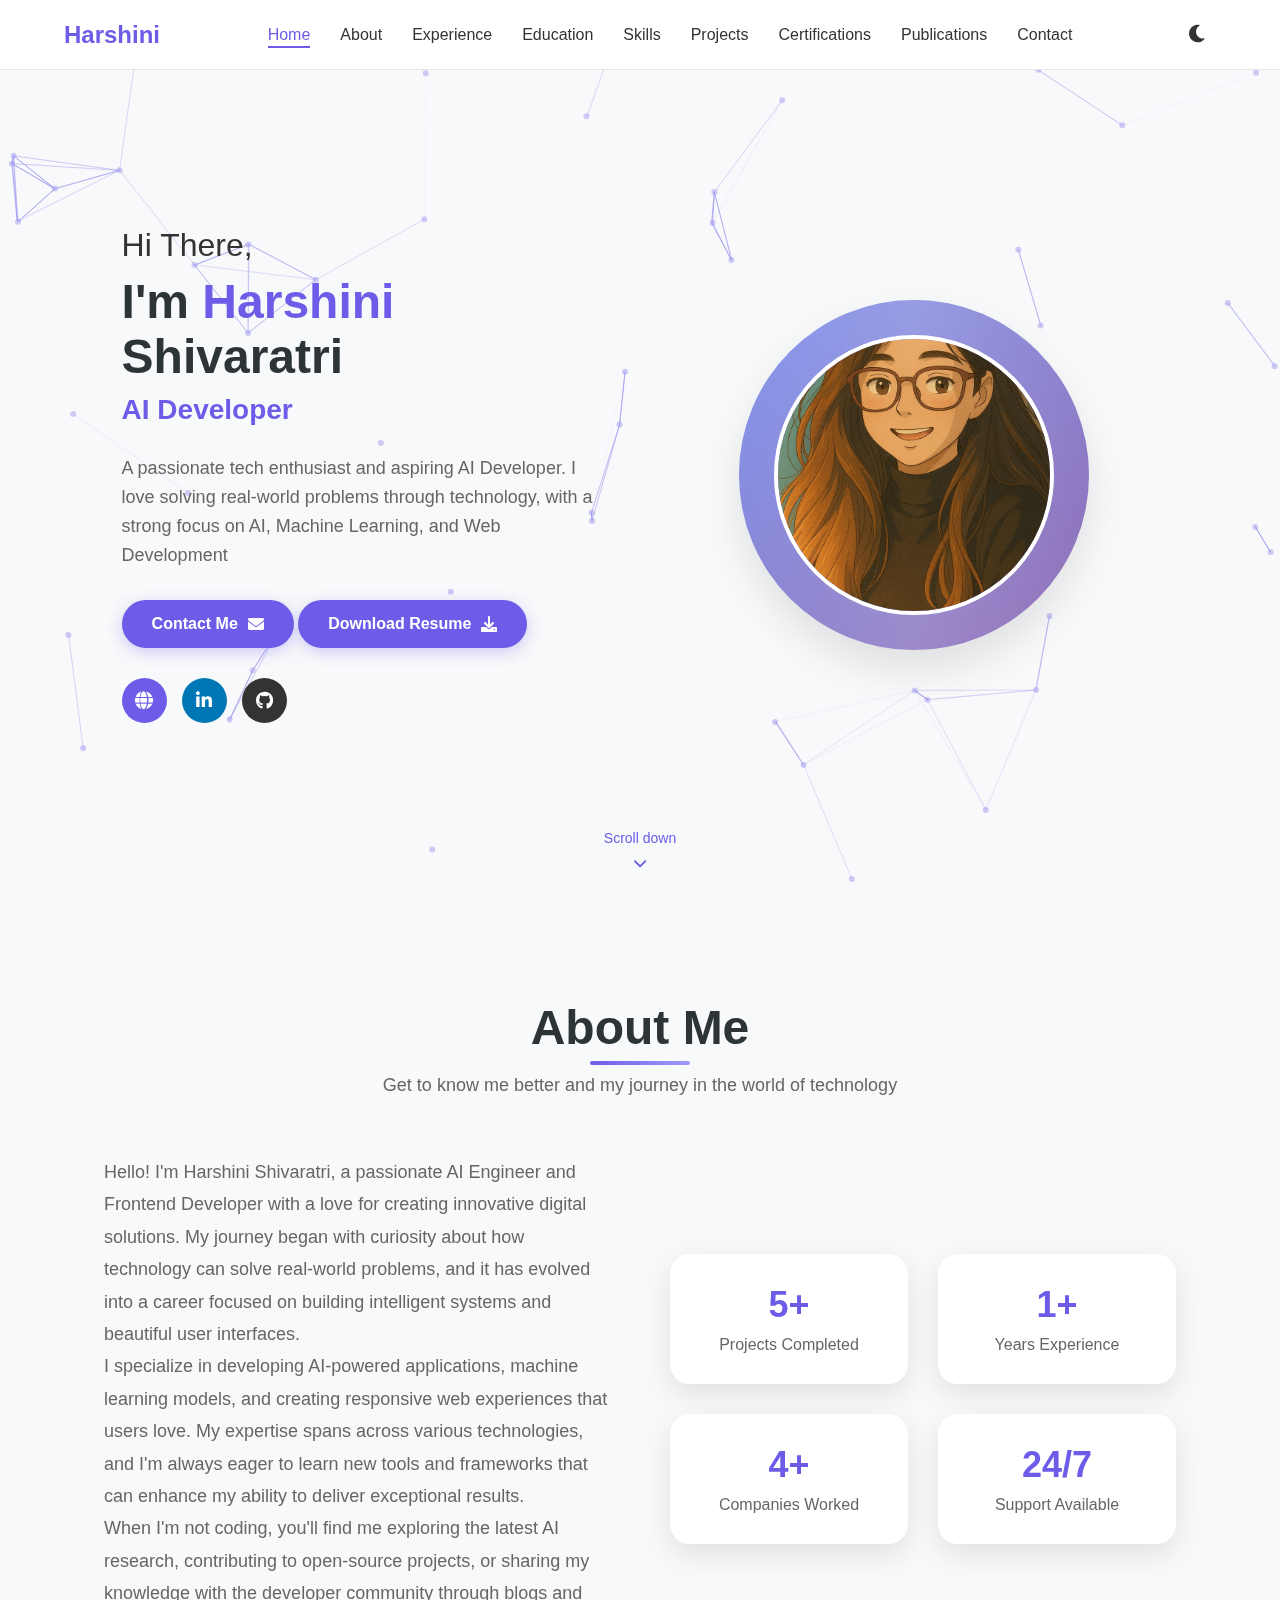
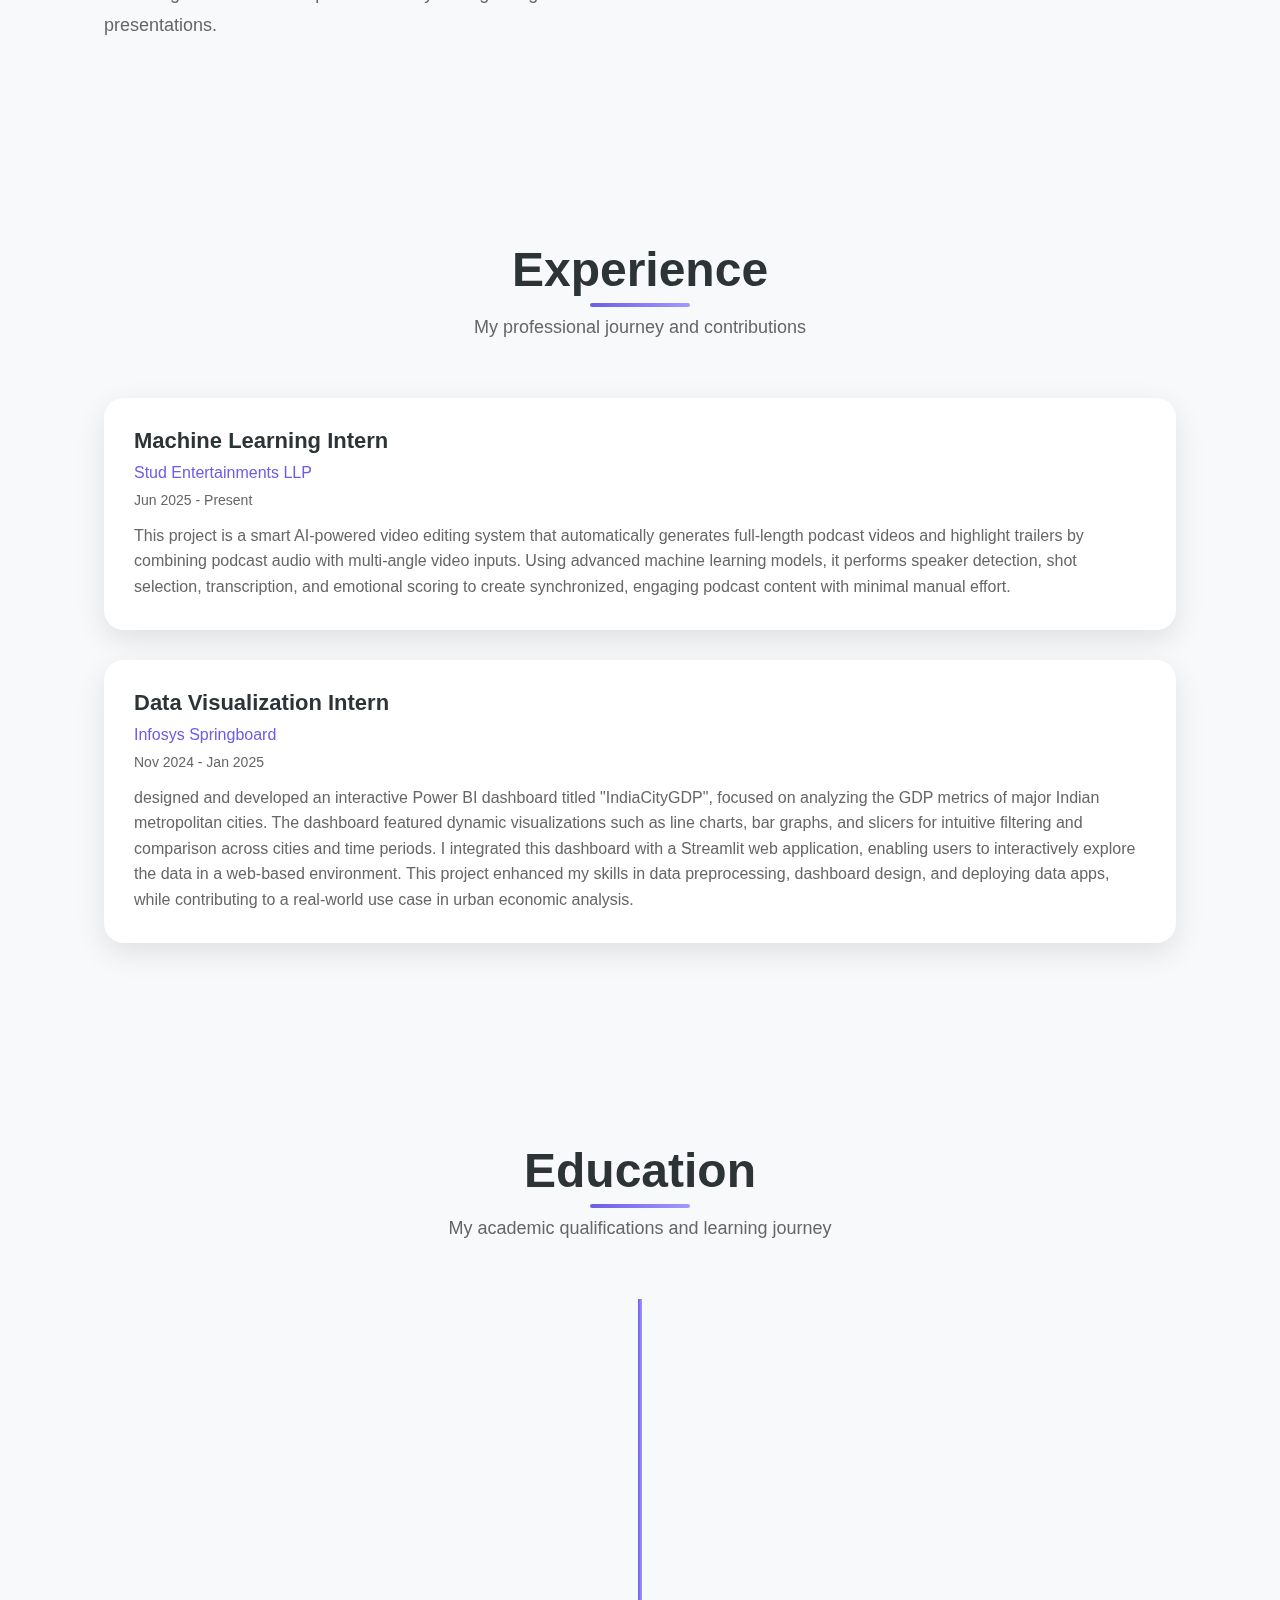
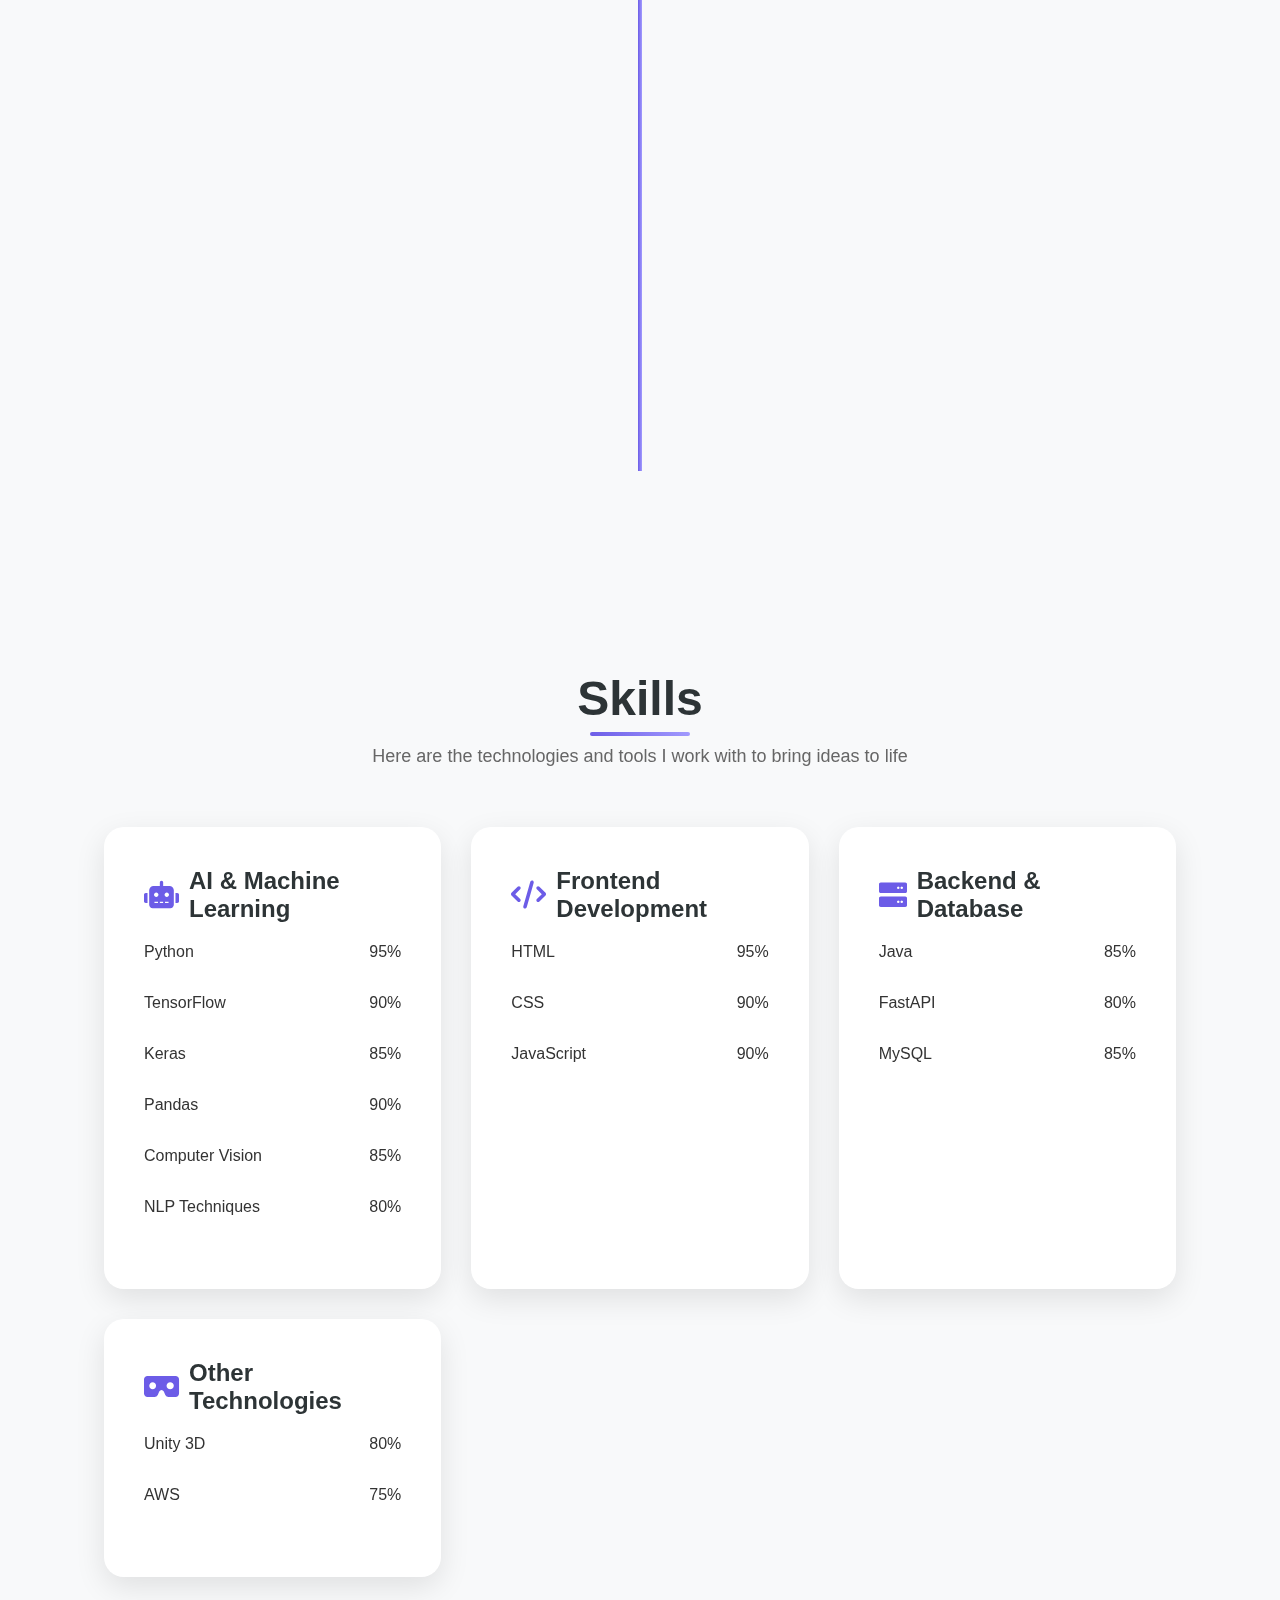
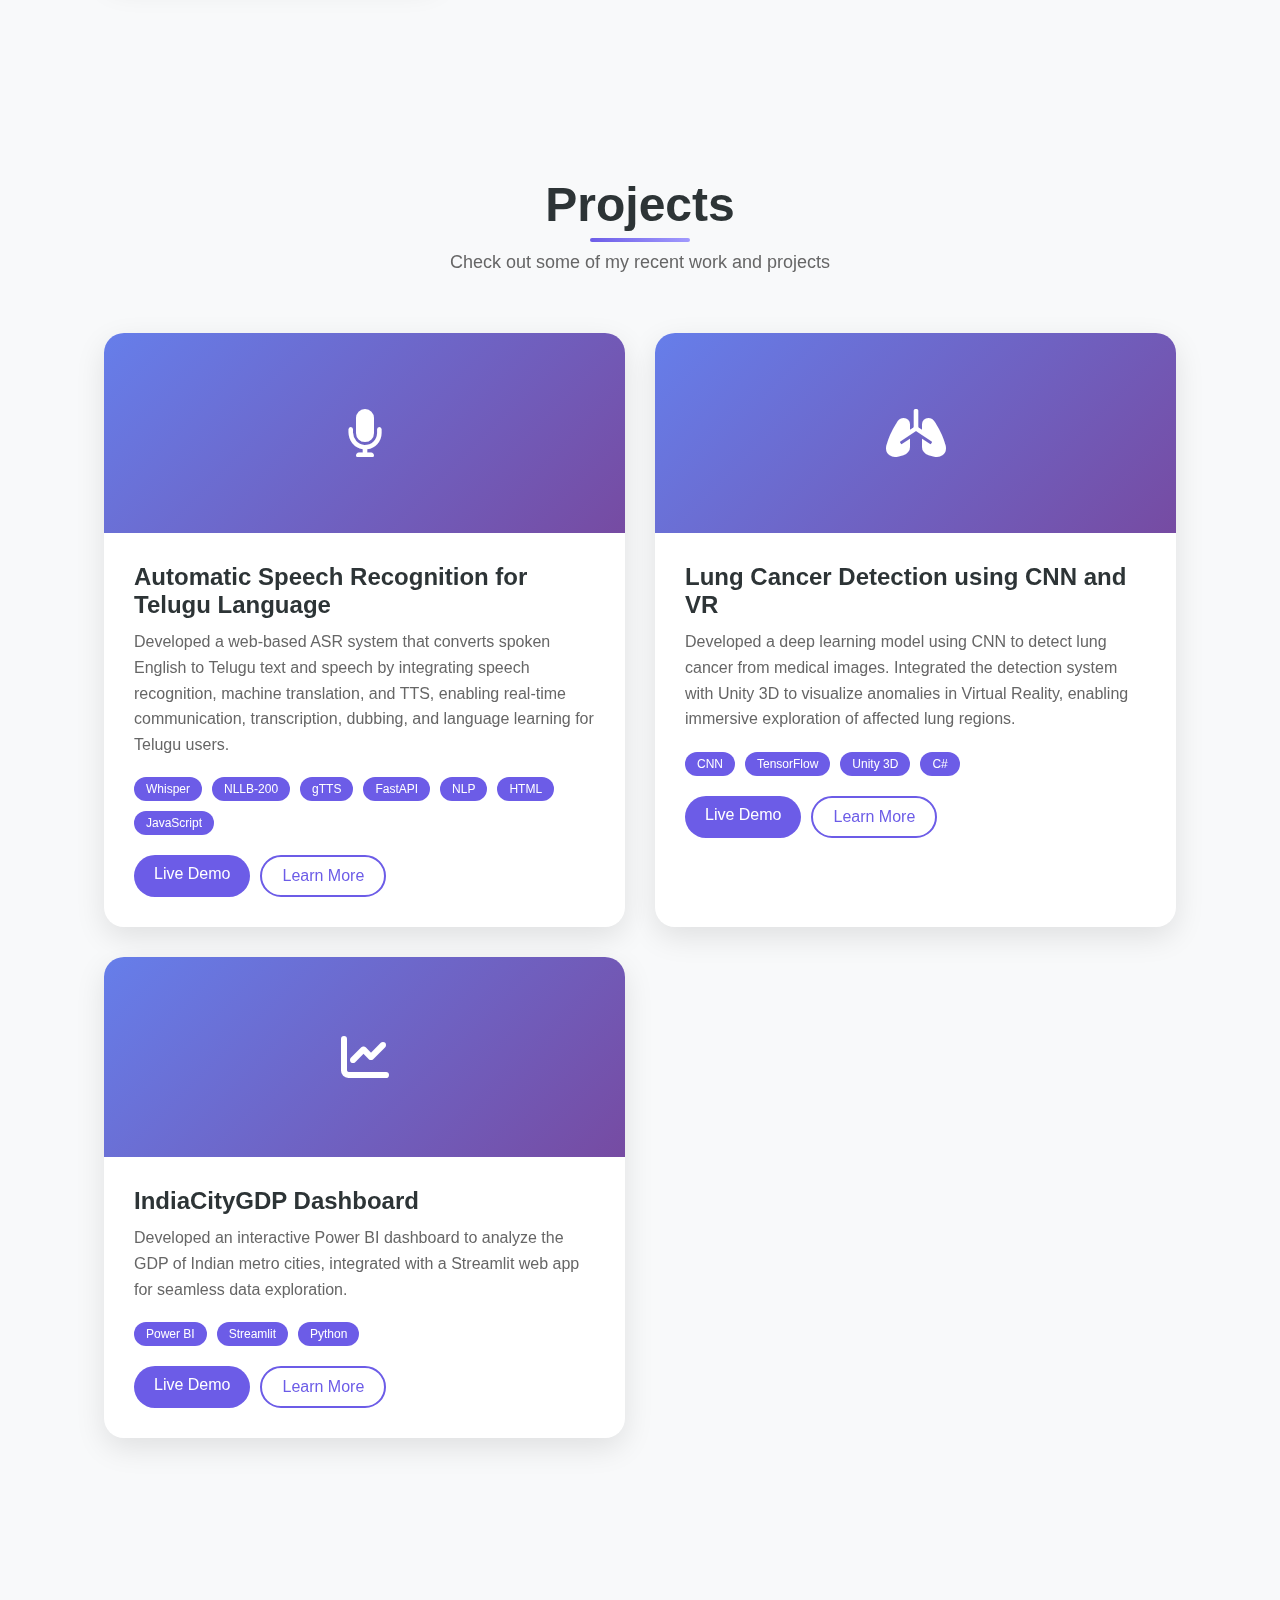
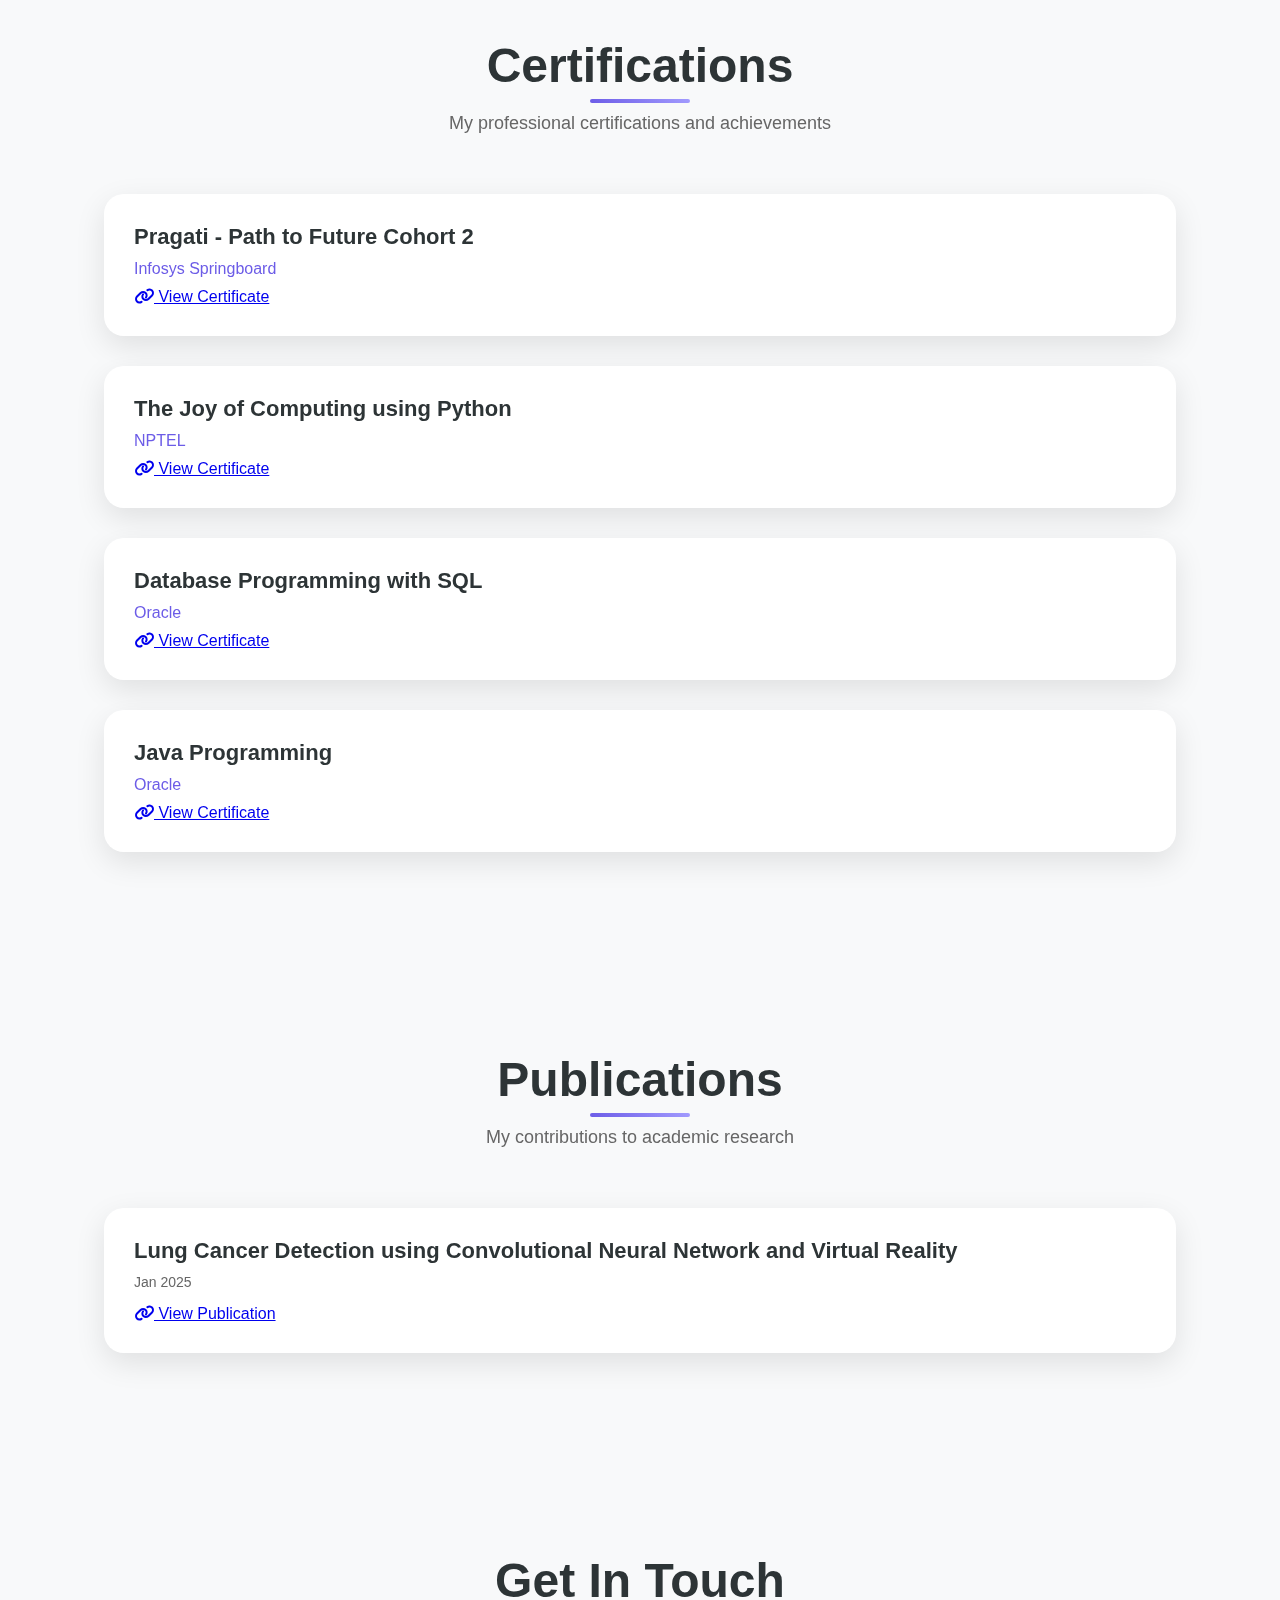
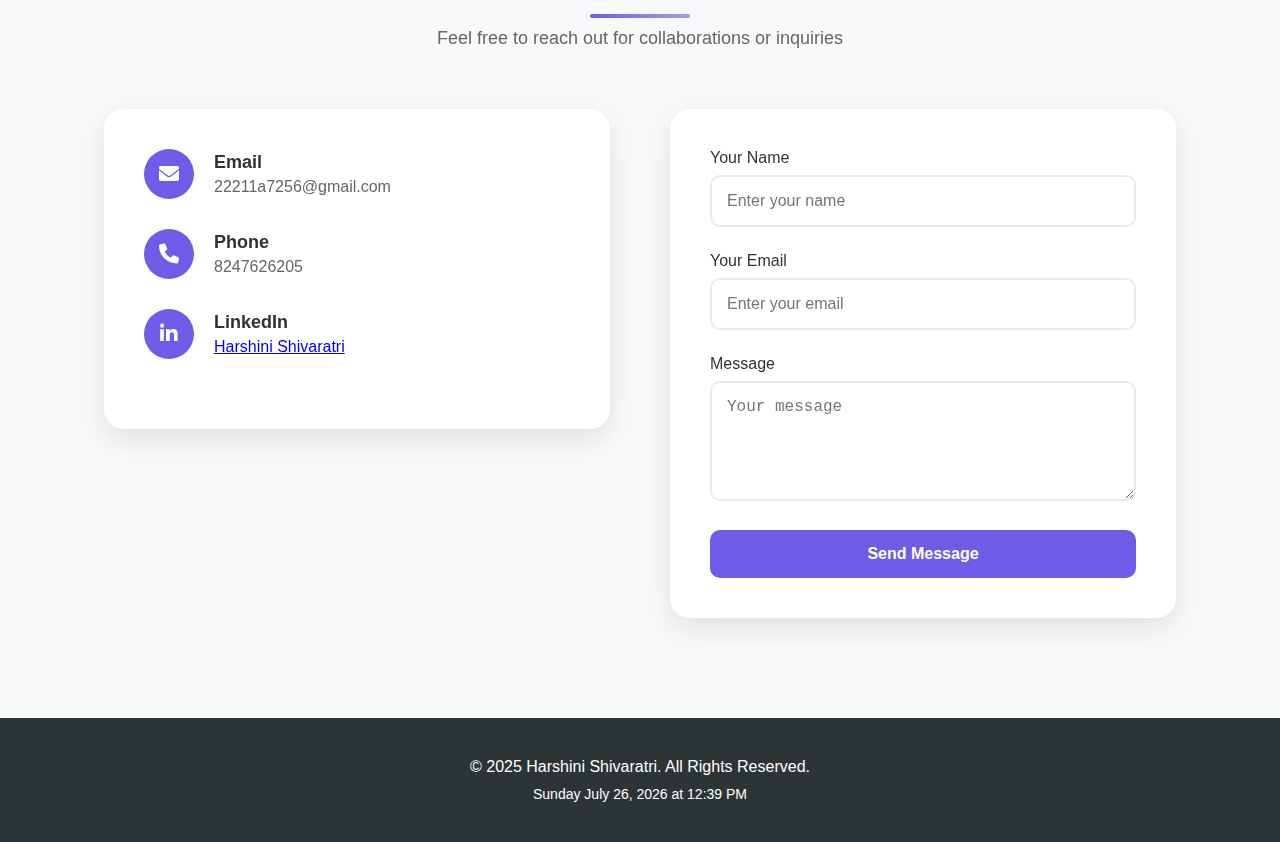
<file: index.html>
<!DOCTYPE html>
<html lang="en">
<head>
    <meta charset="UTF-8">
    <meta name="viewport" content="width=device-width, initial-scale=1.0">
    <title>Harshini Shivaratri - AI Engineer</title>
    <link href="https://cdnjs.cloudflare.com/ajax/libs/font-awesome/6.0.0/css/all.min.css" rel="stylesheet">
    <link rel="icon" type="image/png" sizes="32x32" href="apple-touch-icon.png">
    
    <style>
        * {
            margin: 0;
            padding: 0;
            box-sizing: border-box;
        }

        body {
            font-family: 'Segoe UI', Tahoma, Geneva, Verdana, sans-serif;
            overflow-x: hidden;
            background: #f8f9fa;
            color: #333;
            scroll-behavior: smooth;
            transition: background 0.3s ease, color 0.3s ease;
        }

        /* Preloader Styles */
        #preloader {
            position: fixed;
            top: 0;
            left: 0;
            width: 100%;
            height: 100%;
            background: #fff;
            display: flex;
            align-items: center;
            justify-content: center;
            z-index: 9999;
        }

        #preloader .spinner {
            border: 8px solid #f3f3f3;
            border-top: 8px solid #6c5ce7;
            border-radius: 50%;
            width: 60px;
            height: 60px;
            animation: spin 1s linear infinite;
        }

        /* Preload Icons */
.preload-icons {
    display: flex;
    gap: 20px;
    margin-top: 20px;
    opacity: 0;
    animation: fadeInIcons 1.5s ease-in-out 1s forwards;
}

.preload-icons i {
    font-size: 40px;
    color: #6c5ce7;
}

@keyframes fadeInIcons {
    from {
        opacity: 0;
    }
    to {
        opacity: 1;
    }
}

        @keyframes spin {
            0% { transform: rotate(0deg); }
            100% { transform: rotate(360deg); }
        }

        /* Animated Network Background */
        #network-canvas {
            position: fixed;
            top: 0;
            left: 0;
            z-index: -1;
            width: 100%;
            height: 100%;
            opacity: 0.6;
        }

        /* Header Navigation */
        header {
            position: fixed;
            top: 0;
            left: 0;
            width: 100%;
            padding: 15px 5%;
            background: rgba(255, 255, 255, 0.95);
            backdrop-filter: blur(10px);
            border-bottom: 1px solid rgba(0, 0, 0, 0.1);
            z-index: 1000;
            transition: all 0.3s ease;
        }

        nav {
            display: flex;
            justify-content: space-between;
            align-items: center;
            max-width: 1200px;
            margin: 0 auto;
        }

        .logo {
            font-size: 24px;
            font-weight: bold;
            color: #6c5ce7;
            text-decoration: none;
        }

        .nav-links {
            display: flex;
            list-style: none;
            gap: 30px;
        }

        .nav-links a {
            text-decoration: none;
            color: #333;
            font-weight: 500;
            transition: color 0.3s ease;
            position: relative;
        }

        .nav-links a:hover,
        .nav-links a.active {
            color: #6c5ce7;
        }

        .nav-links a::after {
            content: '';
            position: absolute;
            bottom: -5px;
            left: 0;
            width: 0;
            height: 2px;
            background: #6c5ce7;
            transition: width 0.3s ease;
        }

        .nav-links a:hover::after,
        .nav-links a.active::after {
            width: 100%;
        }

        .theme-toggle {
            background: none;
            border: none;
            font-size: 20px;
            color: #333;
            cursor: pointer;
            padding: 8px;
            border-radius: 50%;
            transition: all 0.3s ease;
        }

        .theme-toggle:hover {
            background: rgba(108, 92, 231, 0.1);
            color: #6c5ce7;
        }

        /* Scroll Progress Indicator */
        #scroll-progress {
            position: fixed;
            top: 0;
            left: 0;
            width: 0;
            height: 5px;
            background: #6c5ce7;
            z-index: 1001;
            transition: width 0.3s ease;
        }

        /* Section Styles */
        section {
            padding: 100px 5%;
            max-width: 1200px;
            margin: 0 auto;
        }

        .section-title {
            text-align: center;
            font-size: 48px;
            font-weight: bold;
            color: #2d3436;
            margin-bottom: 20px;
            position: relative;
        }

        .section-title::after {
            content: '';
            position: absolute;
            bottom: -10px;
            left: 50%;
            transform: translateX(-50%);
            width: 100px;
            height: 4px;
            background: linear-gradient(45deg, #6c5ce7, #a29bfe);
            border-radius: 2px;
        }

        .section-subtitle {
            text-align: center;
            font-size: 18px;
            color: #666;
            margin-bottom: 60px;
            max-width: 600px;
            margin-left: auto;
            margin-right: auto;
        }

        /* Main Content */
        main {
            min-height: 100vh;
            display: flex;
            align-items: center;
            padding: 100px 5% 50px;
        }

        .container {
            max-width: 1200px;
            margin: 0 auto;
            width: 100%;
        }

        /* Hero Section with Slider */
        .hero-section {
            display: grid;
            grid-template-columns: 1fr 1fr;
            gap: 60px;
            align-items: center;
            min-height: 70vh;
        }

        .hero-content {
            animation: slideInLeft 1s ease-out;
        }

        .greeting {
            font-size: 32px;
            color: #333;
            margin-bottom: 10px;
            font-weight: 300;
        }

        .name {
            font-size: 48px;
            font-weight: bold;
            color: #2d3436;
            margin-bottom: 10px;
        }

        .name .highlight {
            color: #6c5ce7;
        }

        .role {
            font-size: 28px;
            color: #6c5ce7;
            margin-bottom: 20px;
            font-weight: 600;
            min-height: 40px;
        }

        .description {
            font-size: 18px;
            color: #666;
            margin-bottom: 30px;
            line-height: 1.6;
        }

        .cta-button {
            display: inline-flex;
            align-items: center;
            gap: 10px;
            background: #6c5ce7;
            color: white;
            padding: 15px 30px;
            border-radius: 50px;
            text-decoration: none;
            font-weight: 600;
            font-size: 16px;
            transition: all 0.3s ease;
            border: none;
            cursor: pointer;
            box-shadow: 0 4px 15px rgba(108, 92, 231, 0.3);
        }

        .cta-button:hover {
            transform: translateY(-2px);
            box-shadow: 0 8px 25px rgba(108, 92, 231, 0.4);
            background: #5f4fc7;
        }

        .social-links {
            display: flex;
            gap: 15px;
            margin-top: 30px;
        }

        .social-links a {
            width: 45px;
            height: 45px;
            background: #6c5ce7;
            color: white;
            border-radius: 50%;
            display: flex;
            align-items: center;
            justify-content: center;
            text-decoration: none;
            transition: all 0.3s ease;
            font-size: 18px;
        }

        .social-links a:hover {
            transform: translateY(-3px);
            box-shadow: 0 5px 15px rgba(108, 92, 231, 0.4);
        }

        .social-links a:nth-child(2) { background: #0077b5; }
        .social-links a:nth-child(3) { background: #333; }

        /* Hero Slider */
        
        .hero-image {
            text-align: center;
            animation: slideInRight 1s ease-out;
        }

        .profile-container {
            position: relative;
            display: inline-block;
        }

        .profile-image {
            width: 350px;
            height: 350px;
            border-radius: 50%;
            background: linear-gradient(135deg, #667eea 0%, #764ba2 100%);
            display: flex;
            align-items: center;
            justify-content: center;
            box-shadow: 0 20px 40px rgba(0, 0, 0, 0.1);
            position: relative;
            overflow: hidden;
        }

        .profile-image::before {
            content: '';
            position: absolute;
            top: -50%;
            left: -50%;
            width: 200%;
            height: 200%;
            background: linear-gradient(45deg, transparent, rgba(255, 255, 255, 0.3), transparent);
            transform: rotate(45deg);
            animation: shimmer 3s infinite;
        }

        .avatar {
            width: 280px;
            height: 280px;
            border-radius: 50%;
            object-fit: cover;
            border: 4px solid white;
            position: relative;
            z-index: 1;
        }

        @keyframes shimmer {
            0% { transform: translateX(-100%) translateY(-100%) rotate(45deg); }
            100% { transform: translateX(100%) translateY(100%) rotate(45deg); }
        }
        /* ... (other styles remain) ... */
        /* Dark Theme (remove swiper-related dark theme styles) */
        .dark-theme {
            background: #2d3436;
            color: #ddd;
        }

        

        /* About Section */
        .about-content {
            display: grid;
            grid-template-columns: 1fr 1fr;
            gap: 60px;
            align-items: center;
        }

        .about-text {
            font-size: 18px;
            line-height: 1.8;
            color: #666;
        }

        .about-stats {
            display: grid;
            grid-template-columns: 1fr 1fr;
            gap: 30px;
        }

        .stat-item {
            text-align: center;
            padding: 30px;
            background: white;
            border-radius: 20px;
            box-shadow: 0 10px 30px rgba(0, 0, 0, 0.1);
            transition: transform 0.3s ease;
        }

        .stat-item:hover {
            transform: translateY(-5px);
        }

        .stat-number {
            font-size: 36px;
            font-weight: bold;
            color: #6c5ce7;
            margin-bottom: 10px;
        }

        .stat-label {
            font-size: 16px;
            color: #666;
        }

        /* Skills Section with Interactive Bars */
        .skills-grid {
            display: grid;
            grid-template-columns: repeat(auto-fit, minmax(300px, 1fr));
            gap: 30px;
        }

        .skill-category {
            background: white;
            padding: 40px;
            border-radius: 20px;
            box-shadow: 0 10px 30px rgba(0, 0, 0, 0.1);
            transition: transform 0.3s ease;
        }

        .skill-category:hover {
            transform: translateY(-5px);
        }

        .skill-category h3 {
            font-size: 24px;
            color: #2d3436;
            margin-bottom: 20px;
            display: flex;
            align-items: center;
            gap: 10px;
        }

        .skill-category i {
            color: #6c5ce7;
            font-size: 28px;
        }

        .skill-item {
            margin-bottom: 20px;
        }

        .skill-name {
            display: flex;
            justify-content: space-between;
            margin-bottom: 5px;
            font-weight: 500;
            position: relative;
        }

        .skill-name .tooltip {
            visibility: hidden;
            width: 120px;
            background-color: #333;
            color: #fff;
            text-align: center;
            border-radius: 6px;
            padding: 5px 0;
            position: absolute;
            z-index: 1;
            bottom: 125%;
            left: 50%;
            margin-left: -60px;
            opacity: 0;
            transition: opacity 0.3s;
        }

        .skill-name:hover .tooltip {
            visibility: visible;
            opacity: 1;
        }

        .skill-bar {
            height: 8px;
            background: #e9ecef;
            border-radius: 4px;
            overflow: hidden;
            opacity: 0;
            animation: fadeIn 1s forwards;
            animation-delay: calc(var(--order) * 0.2s);
        }

        .skill-progress {
            height: 100%;
            background: linear-gradient(45deg, #6c5ce7, #a29bfe);
            border-radius: 4px;
            transition: width 2s ease;
        }

        @keyframes fadeIn {
            to { opacity: 1; }
        }

        /* Experience, Education, Certifications, Publications Cards */
        .experience-grid, .education-grid, .certifications-grid, .publications-grid {
            display: grid;
            grid-template-columns: 1fr;
            gap: 30px;
        }

        .experience-card, .education-card, .certification-card, .publication-card {
            background: white;
            padding: 30px;
            border-radius: 20px;
            box-shadow: 0 10px 30px rgba(0, 0, 0, 0.1);
            transition: transform 0.3s ease, box-shadow 0.3s ease;
        }

        .experience-card:hover, .education-card:hover, .certification-card:hover, .publication-card:hover {
            transform: translateY(-5px);
            box-shadow: 0 15px 40px rgba(0, 0, 0, 0.15);
        }

        .experience-title, .education-title, .certification-title, .publication-title {
            font-size: 22px;
            font-weight: bold;
            color: #2d3436;
            margin-bottom: 10px;
        }

        .experience-subtitle, .education-subtitle, .certification-issuer {
            font-size: 16px;
            color: #6c5ce7;
            margin-bottom: 10px;
        }

        .experience-date, .education-date, .publication-date {
            font-size: 14px;
            color: #666;
            margin-bottom: 15px;
        }

        .experience-description, .education-gpa {
            font-size: 16px;
            color: #666;
            line-height: 1.6;
        }
        .education-timeline {
        position: relative;
        max-width: 1200px;
        margin: 0 auto;
        padding: 50px 0;
    }

    .timeline-line {
        position: absolute;
        top: 0;
        left: 50%;
        transform: translateX(-50%);
        width: 4px;
        height: 100%;
        background: linear-gradient(90deg, #6c5ce7, #a29bfe);
        z-index: 1;
    }

    .timeline-items {
        position: relative;
        z-index: 2;
    }

    .timeline-item {
        display: flex;
        align-items: center;
        margin-bottom: 60px;
        opacity: 0;
        animation: fadeInUp 1s forwards;
    }

    .timeline-item:nth-child(1) { animation-delay: 0.2s; }
    .timeline-item:nth-child(2) { animation-delay: 0.4s; }
    .timeline-item:nth-child(3) { animation-delay: 0.6s; }

    .timeline-icon {
        width: 40px;
        height: 40px;
        background: #6c5ce7;
        color: white;
        border-radius: 50%;
        display: flex;
        align-items: center;
        justify-content: center;
        font-size: 18px;
        z-index: 3;
        position: relative;
        flex-shrink: 0;
    }

    .timeline-content {
        width: 45%;
        padding: 20px;
        background: white;
        border-radius: 10px;
        box-shadow: 0 10px 30px rgba(0, 0, 0, 0.1);
        position: relative;
        transition: transform 0.3s ease;
    }

    .timeline-item:nth-child(even) .timeline-content {
        margin-left: 55%;
    }

    .timeline-item:nth-child(odd) .timeline-content {
        margin-right: 55%;
    }

    .timeline-content:hover {
        transform: translateY(-5px);
    }

    .education-title {
        font-size: 22px;
        font-weight: bold;
        color: #2d3436;
        margin-bottom: 10px;
    }

    .education-subtitle {
        font-size: 16px;
        color: #6c5ce7;
        margin-bottom: 10px;
    }

    .education-date {
        font-size: 14px;
        color: #666;
        margin-bottom: 10px;
    }

    .education-gpa {
        font-size: 16px;
        color: #666;
        line-height: 1.6;
    }

    /* Dark Theme for Education */
    .dark-theme .timeline-content {
        background: #636e72;
    }

    .dark-theme .education-title {
        color: #ddd;
    }

    .dark-theme .education-subtitle,
    .dark-theme .education-date,
    .dark-theme .education-gpa {
        color: #b2bec3;
    }

    /* Animation */
    @keyframes fadeInUp {
        from {
            opacity: 0;
            transform: translateY(20px);
        }
        to {
            opacity: 1;
            transform: translateY(0);
        }
    }

    /* Responsive Design */
    @media (max-width: 768px) {
        .timeline-line {
            left: 20px;
            transform: translateX(0);
        }

        .timeline-item {
            flex-direction: column;
            text-align: center;
            margin-bottom: 40px;
        }

        .timeline-icon {
            margin-bottom: 15px;
        }

        .timeline-content {
            width: 100%;
            margin: 0 !important;
        }
    }

        
        /* Projects Section with Modal */
        .projects-grid {
            display: grid;
            grid-template-columns: repeat(auto-fit, minmax(350px, 1fr));
            gap: 30px;
        }

        .project-card {
            background: white;
            border-radius: 20px;
            overflow: hidden;
            box-shadow: 0 10px 30px rgba(0, 0, 0, 0.1);
            transition: all 0.3s ease;
        }

        .project-card:hover {
            transform: translateY(-5px);
            box-shadow: 0 20px 40px rgba(0, 0, 0, 0.15);
        }

        .project-image {
            height: 200px;
            background: linear-gradient(135deg, #667eea 0%, #764ba2 100%);
            display: flex;
            align-items: center;
            justify-content: center;
            color: white;
            font-size: 48px;
        }

        .project-content {
            padding: 30px;
        }

        .project-title {
            font-size: 24px;
            font-weight: bold;
            color: #2d3436;
            margin-bottom: 10px;
        }

        .project-description {
            color: #666;
            line-height: 1.6;
            margin-bottom: 20px;
        }

        .project-tech {
            display: flex;
            flex-wrap: wrap;
            gap: 10px;
            margin-bottom: 20px;
        }

        .tech-tag {
            background: #6c5ce7;
            color: white;
            padding: 5px 12px;
            border-radius: 20px;
            font-size: 12px;
            font-weight: 500;
        }

        .project-links {
            display: flex;
            gap: 10px;
        }

        .project-link {
            padding: 10px 20px;
            border-radius: 25px;
            text-decoration: none;
            font-weight: 500;
            transition: all 0.3s ease;
        }

        .project-link.primary {
            background: #6c5ce7;
            color: white;
        }

        .project-link.secondary {
            background: transparent;
            color: #6c5ce7;
            border: 2px solid #6c5ce7;
        }

        .project-link:hover {
            transform: translateY(-2px);
        }

        /* Modal Styles */
        .modal {
            display: none;
            position: fixed;
            top: 0;
            left: 0;
            width: 100%;
            height: 100%;
            background: rgba(0, 0, 0, 0.5);
            z-index: 1000;
            align-items: center;
            justify-content: center;
        }

        .modal-content {
            background: white;
            padding: 20px;
            border-radius: 10px;
            width: 80%;
            max-width: 600px;
            position: relative;
        }

        .close {
            position: absolute;
            top: 10px;
            right: 20px;
            font-size: 24px;
            cursor: pointer;
            color: #333;
        }

        /* Contact Section */
        .contact-content {
            display: grid;
            grid-template-columns: 1fr 1fr;
            gap: 60px;
            align-items: start;
        }

        .contact-info {
            background: white;
            padding: 40px;
            border-radius: 20px;
            box-shadow: 0 10px 30px rgba(0, 0, 0, 0.1);
        }

        .contact-item {
            display: flex;
            align-items: center;
            gap: 20px;
            margin-bottom: 30px;
        }

        .contact-icon {
            width: 50px;
            height: 50px;
            background: #6c5ce7;
            color: white;
            border-radius: 50%;
            display: flex;
            align-items: center;
            justify-content: center;
            font-size: 20px;
        }

        .contact-text h4 {
            font-size: 18px;
            color: #2d3436;
            margin-bottom: 5px;
        }

        .contact-text p {
            color: #666;
        }

        .contact-form {
            background: white;
            padding: 40px;
            border-radius: 20px;
            box-shadow: 0 10px 30px rgba(0, 0, 0, 0.1);
        }

        .form-group {
            margin-bottom: 25px;
        }

        .form-group label {
            display: block;
            margin-bottom: 8px;
            color: #2d3436;
            font-weight: 500;
        }

        .form-group input,
        .form-group textarea {
            width: 100%;
            padding: 15px;
            border: 2px solid #e9ecef;
            border-radius: 10px;
            font-size: 16px;
            transition: border-color 0.3s ease;
        }

        .form-group input:focus,
        .form-group textarea:focus {
            outline: none;
            border-color: #6c5ce7;
        }

        .form-group textarea {
            resize: vertical;
            min-height: 120px;
        }

        .submit-btn {
            width: 100%;
            background: #6c5ce7;
            color: white;
            padding: 15px;
            border: none;
            border-radius: 10px;
            font-size: 16px;
            font-weight: 600;
            cursor: pointer;
            transition: all 0.3s ease;
        }

        .submit-btn:hover {
            background: #5f4fc7;
            transform: translateY(-2px);
        }

        /* Back to Top Button */
        #back-to-top {
            display: none;
            position: fixed;
            bottom: 20px;
            right: 20px;
            background: #6c5ce7;
            color: white;
            border: none;
            border-radius: 50%;
            width: 50px;
            height: 50px;
            font-size: 20px;
            cursor: pointer;
            box-shadow: 0 4px 15px rgba(108, 92, 231, 0.3);
            transition: all 0.3s ease;
        }

        #back-to-top:hover {
            background: #5f4fc7;
            transform: translateY(-2px);
        }

        /* Footer with Live Time */
        footer {
            background: #2d3436;
            color: white;
            text-align: center;
            padding: 40px 5%;
            position: relative;
        }

        #live-time {
            font-size: 14px;
            margin-top: 10px;
        }

        .scroll-indicator {
            position: absolute;
            bottom: 30px;
            left: 50%;
            transform: translateX(-50%);
            display: flex;
            flex-direction: column;
            align-items: center;
            gap: 10px;
            color: #6c5ce7;
            font-size: 14px;
            animation: bounce 2s infinite;
        }

        /* Animations */
        @keyframes slideInLeft {
            from {
                opacity: 0;
                transform: translateX(-50px);
            }
            to {
                opacity: 1;
                transform: translateX(0);
            }
        }

        @keyframes slideInRight {
            from {
                opacity: 0;
                transform: translateX(50px);
            }
            to {
                opacity: 1;
                transform: translateX(0);
            }
        }

        @keyframes shimmer {
            0% { transform: translateX(-100%) translateY(-100%) rotate(45deg); }
            100% { transform: translateX(100%) translateY(100%) rotate(45deg); }
        }

        @keyframes bounce {
            0%, 20%, 50%, 80%, 100% {
                transform: translateX(-50%) translateY(0);
            }
            40% {
                transform: translateX(-50%) translateY(-10px);
            }
            60% {
                transform: translateX(-50%) translateY(-5px);
            }
        }

        /* Responsive Design */
        @media (max-width: 768px) {
            .hero-section,
            .about-content,
            .contact-content {
                grid-template-columns: 1fr;
                gap: 40px;
                text-align: center;
            }

            .nav-links {
                display: none;
            }

            .greeting {
                font-size: 24px;
            }

            .name {
                font-size: 36px;
            }

            .role {
                font-size: 22px;
            }

            .profile-image {
                width: 280px;
                height: 280px;
            }

            .avatar {
                width: 220px;
                height: 220px;
            }

            .section-title {
                font-size: 36px;
            }

            .about-stats {
                grid-template-columns: 1fr;
            }

            .swiper {
                height: 280px;
            }

            #back-to-top {
                width: 40px;
                height: 40px;
                font-size: 16px;
            }
        }

        /* Dark Theme */
        .dark-theme {
            background: #2d3436;
            color: #ddd;
        }

        .dark-theme header {
            background: rgba(45, 52, 54, 0.95);
        }

        .dark-theme .logo,
        .dark-theme .nav-links a {
            color: #ddd;
        }

        .dark-theme .theme-toggle {
            color: #ddd;
        }

        .dark-theme .greeting,
        .dark-theme .name,
        .dark-theme .section-title {
            color: #ddd;
        }

        .dark-theme .description,
        .dark-theme .section-subtitle {
            color: #b2bec3;
        }

        .dark-theme .stat-item,
        .dark-theme .skill-category,
        .dark-theme .experience-card,
        .dark-theme .education-card,
        .dark-theme .project-card,
        .dark-theme .certification-card,
        .dark-theme .publication-card,
        .dark-theme .contact-info,
        .dark-theme .contact-form {
            background: #636e72;
        }

        .dark-theme .stat-label,
        .dark-theme .skill-name,
        .dark-theme .experience-description,
        .dark-theme .education-gpa,
        .dark-theme .project-description,
        .dark-theme .contact-text p {
            color: #b2bec3;
        }

        .dark-theme .skill-category h3,
        .dark-theme .experience-title,
        .dark-theme .education-title,
        .dark-theme .project-title,
        .dark-theme .certification-title,
        .dark-theme .publication-title,
        .dark-theme .contact-text h4 {
            color: #ddd;
        }

        .dark-theme #scroll-progress {
            background: #a29bfe;
        }

        .dark-theme #back-to-top {
            background: #a29bfe;
        }

        .dark-theme #back-to-top:hover {
            background: #8e8ed8;
        }

        .dark-theme .swiper-button-next, .dark-theme .swiper-button-prev {
            color: #a29bfe;
        }
    </style>
</head>
<body>
    <!-- Preloader -->
    <div id="preloader">
        <div class="spinner"></div>
        <div class="preload-icons">
            <i class="fas fa-graduation-cap"></i>
            <i class="fas fa-code"></i>
            <i class="fas fa-robot"></i>
            <i class="fas fa-chart-line"></i>
        </div>
    </div>

    <div id="scroll-progress"></div>

    <canvas id="network-canvas"></canvas>

    <header>
        <nav>
            <a href="#home" class="logo">Harshini</a>
            <ul class="nav-links">
                <li><a href="#home" class="active">Home</a></li>
                <li><a href="#about">About</a></li>
                <li><a href="#experience">Experience</a></li>
                <li><a href="#education">Education</a></li>
                <li><a href="#skills">Skills</a></li>
                <li><a href="#projects">Projects</a></li>
                <li><a href="#certifications">Certifications</a></li>
                <li><a href="#publications">Publications</a></li>
                <li><a href="#contact">Contact</a></li>
            </ul>
            <button class="theme-toggle" onclick="toggleTheme()">
                <i class="fas fa-moon"></i>
            </button>
        </nav>
    </header>
    

    <main id="home">
        <div class="container">
            <section class="hero-section">
                <div class="hero-content">
                    <div class="greeting">Hi There,</div>
                    <div class="name">I'm <span class="highlight">Harshini</span> Shivaratri</div>
                    <div class="role">AI Developer</div>
                    <div class="description">
                        A passionate tech enthusiast and aspiring AI Developer.
                        I love solving real-world problems through technology, with a strong focus on AI, Machine Learning, and Web Development
                    </div>
                    
                    <a href="#contact" class="cta-button">
                        Contact Me
                        <i class="fas fa-envelope"></i>
                    </a>

                    <a href="Resume.pdf" class="cta-button" download>
                        Download Resume
                        <i class="fas fa-download"></i>
                    </a>

                    <div class="social-links">
                        <a href="#" title="Portfolio"><i class="fas fa-globe"></i></a>
                        <a href="https://www.linkedin.com/in/harshini-shivaratri/" title="LinkedIn"><i class="fab fa-linkedin-in"></i></a>
                        <a href="https://github.com/harshini297" title="GitHub"><i class="fab fa-github"></i></a>
                    </div>
                </div>

                <div class="hero-image">
    <div class="profile-container">
        <div class="profile-image">
            <img src="logo1.jpeg" class="avatar">
        </div>
    </div>
</div>
            </section>
        </div>

        <div class="scroll-indicator">
            <span>Scroll down</span>
            <i class="fas fa-chevron-down"></i>
        </div>
    </main>

    <!-- About Section -->
    <section id="about">
        <h2 class="section-title">About Me</h2>
        <p class="section-subtitle">Get to know me better and my journey in the world of technology</p>
        
        <div class="about-content">
            <div class="about-text">
                <p>Hello! I'm Harshini Shivaratri, a passionate AI Engineer and Frontend Developer with a love for creating innovative digital solutions. My journey began with curiosity about how technology can solve real-world problems, and it has evolved into a career focused on building intelligent systems and beautiful user interfaces.</p>
                
                <p>I specialize in developing AI-powered applications, machine learning models, and creating responsive web experiences that users love. My expertise spans across various technologies, and I'm always eager to learn new tools and frameworks that can enhance my ability to deliver exceptional results.</p>
                
                <p>When I'm not coding, you'll find me exploring the latest AI research, contributing to open-source projects, or sharing my knowledge with the developer community through blogs and presentations.</p>
            </div>
            
            <div class="about-stats">
                <div class="stat-item">
                    <div class="stat-number">5+</div>
                    <div class="stat-label">Projects Completed</div>
                </div>
                <div class="stat-item">
                    <div class="stat-number">1+</div>
                    <div class="stat-label">Years Experience</div>
                </div>
                <div class="stat-item">
                    <div class="stat-number">4+</div>
                    <div class="stat-label">Companies Worked</div>
                </div>
                <div class="stat-item">
                    <div class="stat-number">24/7</div>
                    <div class="stat-label">Support Available</div>
                </div>
            </div>
        </div>
    </section>

    <!-- Experience Section -->
    <section id="experience">
        <h2 class="section-title">Experience</h2>
        <p class="section-subtitle">My professional journey and contributions</p>
        
        <div class="experience-grid">
            <div class="experience-card">
                <h3 class="experience-title">Machine Learning Intern</h3>
                <div class="experience-subtitle">Stud Entertainments LLP</div>
                <div class="experience-date">Jun 2025 - Present</div>
                <p class="experience-description">
                     This project is a smart AI-powered video editing system that automatically generates full-length podcast videos and highlight trailers by combining podcast audio with multi-angle video inputs. Using advanced machine learning models, it performs speaker detection, shot selection, transcription, and emotional scoring to create synchronized, engaging podcast content with minimal manual effort.
                </p>
            </div>
            <div class="experience-card">
                <h3 class="experience-title">Data Visualization Intern</h3>
                <div class="experience-subtitle">Infosys Springboard</div>
                <div class="experience-date">Nov 2024 - Jan 2025</div>
                <p class="experience-description">
                     designed and developed an interactive Power BI dashboard titled "IndiaCityGDP", focused on analyzing the GDP metrics of major Indian metropolitan cities. The dashboard featured dynamic visualizations such as line charts, bar graphs, and slicers for intuitive filtering and comparison across cities and time periods. I integrated this dashboard with a Streamlit web application, enabling users to interactively explore the data in a web-based environment. This project enhanced my skills in data preprocessing, dashboard design, and deploying data apps, while contributing to a real-world use case in urban economic analysis.
                </p>
            </div>
        </div>
    </section>

    <!-- Education Section -->
    <section id="education">
    <h2 class="section-title">Education</h2>
    <p class="section-subtitle">My academic qualifications and learning journey</p>
    
    <div class="education-timeline">
        <div class="timeline-line"></div>
        <div class="timeline-items">
            <div class="timeline-item">
                <div class="timeline-icon"><i class="fas fa-graduation-cap"></i></div>
                <div class="timeline-content">
                    <h3 class="education-title">B.Tech in Artificial Intelligence and Data Science</h3>
                    <div class="education-subtitle">B V Raju Institute of Technology</div>
                    <div class="education-date">Nov 2022 - Apr 2026</div>
                    <p class="education-gpa">GPA: 9.00</p>
                </div>
            </div>
            <div class="timeline-item">
                <div class="timeline-icon"><i class="fas fa-school"></i></div>
                <div class="timeline-content">
                    <h3 class="education-title">Intermediate in MPC</h3>
                    <div class="education-subtitle">Sri Kakatiya Junior College, Nizamabad</div>
                    <div class="education-date">Jul 2020 - Mar 2022</div>
                    <p class="education-gpa">GPA: 9.50</p>
                </div>
            </div>
            <div class="timeline-item">
                <div class="timeline-icon"><i class="fas fa-book"></i></div>
                <div class="timeline-content">
                    <h3 class="education-title">SSC</h3>
                    <div class="education-subtitle">Zilla Parishad High School, Nizamabad</div>
                    <div class="education-date">March 2020</div>
                    <p class="education-gpa">GPA: 10.00</p>
                </div>
            </div>
        </div>
    </div>
</section>

    <!-- Skills Section -->
    <section id="skills">
        <h2 class="section-title">Skills</h2>
        <p class="section-subtitle">Here are the technologies and tools I work with to bring ideas to life</p>
        <div class="skills-grid">
            <div class="skill-category">
                <h3><i class="fas fa-robot"></i>AI & Machine Learning</h3>
                <div class="skill-item" style="--order: 1">
                    <div class="skill-name">
                        <span>Python</span>
                        <span>95%</span>
                        <span class="tooltip">Proficient in data analysis and AI model development</span>
                    </div>
                    <div class="skill-bar">
                        <div class="skill-progress" style="width: 95%"></div>
                    </div>
                </div>
                <div class="skill-item" style="--order: 2">
                    <div class="skill-name">
                        <span>TensorFlow</span>
                        <span>90%</span>
                        <span class="tooltip">Expert in building neural networks</span>
                    </div>
                    <div class="skill-bar">
                        <div class="skill-progress" style="width: 90%"></div>
                    </div>
                </div>
                <div class="skill-item" style="--order: 3">
                    <div class="skill-name">
                        <span>Keras</span>
                        <span>85%</span>
                        <span class="tooltip">Skilled in rapid prototyping</span>
                    </div>
                    <div class="skill-bar">
                        <div class="skill-progress" style="width: 85%"></div>
                    </div>
                </div>
                <div class="skill-item" style="--order: 4">
                    <div class="skill-name">
                        <span>Pandas</span>
                        <span>90%</span>
                        <span class="tooltip">Advanced data manipulation</span>
                    </div>
                    <div class="skill-bar">
                        <div class="skill-progress" style="width: 90%"></div>
                    </div>
                </div>
                <div class="skill-item" style="--order: 5">
                    <div class="skill-name">
                        <span>Computer Vision</span>
                        <span>85%</span>
                        <span class="tooltip">Experience with image processing</span>
                    </div>
                    <div class="skill-bar">
                        <div class="skill-progress" style="width: 85%"></div>
                    </div>
                </div>
                <div class="skill-item" style="--order: 6">
                    <div class="skill-name">
                        <span>NLP Techniques</span>
                        <span>80%</span>
                        <span class="tooltip">Proficient in text analysis</span>
                    </div>
                    <div class="skill-bar">
                        <div class="skill-progress" style="width: 80%"></div>
                    </div>
                </div>
            </div>

            <div class="skill-category">
                <h3><i class="fas fa-code"></i>Frontend Development</h3>
                <div class="skill-item" style="--order: 1">
                    <div class="skill-name">
                        <span>HTML</span>
                        <span>95%</span>
                        <span class="tooltip">Expert in semantic markup</span>
                    </div>
                    <div class="skill-bar">
                        <div class="skill-progress" style="width: 95%"></div>
                    </div>
                </div>
                <div class="skill-item" style="--order: 2">
                    <div class="skill-name">
                        <span>CSS</span>
                        <span>90%</span>
                        <span class="tooltip">Skilled in responsive design</span>
                    </div>
                    <div class="skill-bar">
                        <div class="skill-progress" style="width: 90%"></div>
                    </div>
                </div>
                <div class="skill-item" style="--order: 3">
                    <div class="skill-name">
                        <span>JavaScript</span>
                        <span>90%</span>
                        <span class="tooltip">Proficient in dynamic web features</span>
                    </div>
                    <div class="skill-bar">
                        <div class="skill-progress" style="width: 90%"></div>
                    </div>
                </div>
            </div>

            <div class="skill-category">
                <h3><i class="fas fa-server"></i>Backend & Database</h3>
                <div class="skill-item" style="--order: 1">
                    <div class="skill-name">
                        <span>Java</span>
                        <span>85%</span>
                        <span class="tooltip">Strong in backend logic</span>
                    </div>
                    <div class="skill-bar">
                        <div class="skill-progress" style="width: 85%"></div>
                    </div>
                </div>
                <div class="skill-item" style="--order: 2">
                    <div class="skill-name">
                        <span>FastAPI</span>
                        <span>80%</span>
                        <span class="tooltip">Experienced with API development</span>
                    </div>
                    <div class="skill-bar">
                        <div class="skill-progress" style="width: 80%"></div>
                    </div>
                </div>
                <div class="skill-item" style="--order: 3">
                    <div class="skill-name">
                        <span>MySQL</span>
                        <span>85%</span>
                        <span class="tooltip">Proficient in database management</span>
                    </div>
                    <div class="skill-bar">
                        <div class="skill-progress" style="width: 85%"></div>
                    </div>
                </div>
            </div>

            <div class="skill-category">
                <h3><i class="fas fa-vr-cardboard"></i>Other Technologies</h3>
                <div class="skill-item" style="--order: 1">
                    <div class="skill-name">
                        <span>Unity 3D</span>
                        <span>80%</span>
                        <span class="tooltip">Skilled in game development</span>
                    </div>
                    <div class="skill-bar">
                        <div class="skill-progress" style="width: 80%"></div>
                    </div>
                </div>
                <div class="skill-item" style="--order: 2">
                    <div class="skill-name">
                        <span>AWS</span>
                        <span>75%</span>
                        <span class="tooltip">Basic cloud deployment</span>
                    </div>
                    <div class="skill-bar">
                        <div class="skill-progress" style="width: 75%"></div>
                    </div>
                </div>
            </div>
        </section>

        <!-- Projects Section -->
        <section id="projects">
            <h2 class="section-title">Projects</h2>
            <p class="section-subtitle">Check out some of my recent work and projects</p>
            
            <div class="projects-grid">
                <div class="project-card">
                    <div class="project-image">
                        <i class="fas fa-microphone"></i>
                    </div>
                    <div class="project-content">
                        <h3 class="project-title">Automatic Speech Recognition for Telugu Language</h3>
                        <p class="project-description">
                            Developed a web-based ASR system that converts spoken English to Telugu text and speech by integrating speech recognition, machine translation, and TTS, enabling real-time communication, transcription, dubbing, and language learning for Telugu users.
                        </p>
                        <div class="project-tech">
                            <span class="tech-tag">Whisper</span>
                            <span class="tech-tag">NLLB-200</span>
                            <span class="tech-tag">gTTS</span>
                            <span class="tech-tag">FastAPI</span>
                            <span class="tech-tag">NLP</span>
                            <span class="tech-tag">HTML</span>
                            <span class="tech-tag">JavaScript</span>
                        </div>
                        <div class="project-links">
                            <a href="#" class="project-link primary">Live Demo</a>
                            <a href="#" class="project-link secondary" onclick="openModal('Automatic Speech Recognition for Telugu Language', 'Detailed description with video support coming soon!')">Learn More</a>
                        </div>
                    </div>
                </div>
                <div class="project-card">
                    <div class="project-image">
                        <i class="fas fa-lungs"></i>
                    </div>
                    <div class="project-content">
                        <h3 class="project-title">Lung Cancer Detection using CNN and VR</h3>
                        <p class="project-description">
                            Developed a deep learning model using CNN to detect lung cancer from medical images. Integrated the detection system with Unity 3D to visualize anomalies in Virtual Reality, enabling immersive exploration of affected lung regions.
                        </p>
                        <div class="project-tech">
                            <span class="tech-tag">CNN</span>
                            <span class="tech-tag">TensorFlow</span>
                            <span class="tech-tag">Unity 3D</span>
                            <span class="tech-tag">C#</span>
                        </div>
                        <div class="project-links">
                            <a href="#" class="project-link primary">Live Demo</a>
                            <a href="#" class="project-link secondary" onclick="openModal('Lung Cancer Detection using CNN and VR', 'Detailed description with VR demo coming soon!')">Learn More</a>
                        </div>
                    </div>
                </div>
                <div class="project-card">
                    <div class="project-image">
                        <i class="fas fa-chart-line"></i>
                    </div>
                    <div class="project-content">
                        <h3 class="project-title">IndiaCityGDP Dashboard</h3>
                        <p class="project-description">
                            Developed an interactive Power BI dashboard to analyze the GDP of Indian metro cities, integrated with a Streamlit web app for seamless data exploration.
                        </p>
                        <div class="project-tech">
                            <span class="tech-tag">Power BI</span>
                            <span class="tech-tag">Streamlit</span>
                            <span class="tech-tag">Python</span>
                        </div>
                        <div class="project-links">
                            <a href="https://github.com/harshini297/Streamlit-PowerBi-Project" class="project-link primary">Live Demo</a>
                            <a href="#" class="project-link secondary" onclick="openModal('IndiaCityGDP Dashboard', 'Detailed description with dashboard preview coming soon!')">Learn More</a>
                        </div>
                    </div>
                </div>
            </div>
        </section>

        <!-- Certifications Section -->
        <section id="certifications">
            <h2 class="section-title">Certifications</h2>
            <p class="section-subtitle">My professional certifications and achievements</p>
            
            <div class="certifications-grid">
                <div class="certification-card">
                    <h3 class="certification-title">Pragati - Path to Future Cohort 2</h3>
                    <div class="certification-issuer">Infosys Springboard</div>
                    <a href="#" class="certification-link"><i class="fas fa-link"></i> View Certificate</a>
                </div>
                <div class="certification-card">
                    <h3 class="certification-title">The Joy of Computing using Python</h3>
                    <div class="certification-issuer">NPTEL</div>
                    <a href="#" class="certification-link"><i class="fas fa-link"></i> View Certificate</a>
                </div>
                <div class="certification-card">
                    <h3 class="certification-title">Database Programming with SQL</h3>
                    <div class="certification-issuer">Oracle</div>
                    <a href="#" class="certification-link"><i class="fas fa-link"></i> View Certificate</a>
                </div>
                <div class="certification-card">
                    <h3 class="certification-title">Java Programming</h3>
                    <div class="certification-issuer">Oracle</div>
                    <a href="#" class="certification-link"><i class="fas fa-link"></i> View Certificate</a>
                </div>
            </div>
        </section>

        <!-- Publications Section -->
        <section id="publications">
            <h2 class="section-title">Publications</h2>
            <p class="section-subtitle">My contributions to academic research</p>
            
            <div class="publications-grid">
                <div class="publication-card">
                    <h3 class="publication-title">Lung Cancer Detection using Convolutional Neural Network and Virtual Reality</h3>
                    <div class="publication-date">Jan 2025</div>
                    <a href="https://ieeexplore.ieee.org/document/10841699" class="publication-link"><i class="fas fa-link"></i> View Publication</a>
                </div>
            </div>
        </section>

        <!-- Contact Section -->
        <section id="contact">
            <h2 class="section-title">Get In Touch</h2>
            <p class="section-subtitle">Feel free to reach out for collaborations or inquiries</p>
            
            <div class="contact-content">
                <div class="contact-info">
                    <div class="contact-item">
                        <div class="contact-icon">
                            <i class="fas fa-envelope"></i>
                        </div>
                        <div class="contact-text">
                            <h4>Email</h4>
                            <p>22211a7256@gmail.com</p>
                        </div>
                    </div>
                    <div class="contact-item">
                        <div class="contact-icon">
                            <i class="fas fa-phone"></i>
                        </div>
                        <div class="contact-text">
                            <h4>Phone</h4>
                            <p>8247626205</p>
                        </div>
                    </div>
                    <div class="contact-item">
                        <div class="contact-icon">
                            <i class="fab fa-linkedin-in"></i>
                        </div>
                        <div class="contact-text">
                            <h4>LinkedIn</h4>
                            <p><a href="https://www.linkedin.com/in/harshini-shivaratri/" target="_blank">Harshini Shivaratri</a></p>
                        </div>
                    </div>
                </div>

                <div class="contact-form">
                    <div class="form-group">
                        <label for="name">Your Name</label>
                        <input type="text" id="name" placeholder="Enter your name" required>
                    </div>
                    <div class="form-group">
                        <label for="email">Your Email</label>
                        <input type="email" id="email" placeholder="Enter your email" required>
                    </div>
                    <div class="form-group">
                        <label for="message">Message</label>
                        <textarea id="message" placeholder="Your message" required></textarea>
                    </div>
                    <button class="submit-btn" onclick="submitForm()">Send Message</button>
                </div>
            </div>
        </section>

        <!-- Modal -->
        <div id="projectModal" class="modal">
            <div class="modal-content">
                <span class="close" onclick="closeModal()">&times;</span>
                <h3 id="modal-title"></h3>
                <p id="modal-description"></p>
            </div>
        </div>

        <!-- Back to Top Button -->
        <button id="back-to-top" onclick="scrollToTop()">
            <i class="fas fa-arrow-up"></i>
        </button>

        <!-- Footer -->
        <footer>
            <p>&copy; 2025 Harshini Shivaratri. All Rights Reserved.</p>
            <div id="live-time"></div>
        </footer>

        <!-- Swiper.js Script -->
        <script>
            // Preloader
            window.addEventListener('load', () => {
                const preloader = document.getElementById('preloader');
                preloader.style.display = 'none';
            });

            // Theme Toggle with Persistence
            function toggleTheme() {
                document.body.classList.toggle('dark-theme');
                const themeIcon = document.querySelector('.theme-toggle i');
                themeIcon.classList.toggle('fa-moon');
                themeIcon.classList.toggle('fa-sun');
                localStorage.setItem('theme', document.body.classList.contains('dark-theme') ? 'dark' : 'light');
            }

            // Load Saved Theme
            if (localStorage.getItem('theme') === 'dark') {
                document.body.classList.add('dark-theme');
                document.querySelector('.theme-toggle i').classList.remove('fa-moon');
                document.querySelector('.theme-toggle i').classList.add('fa-sun');
            }

            // Smooth Scroll
            document.querySelectorAll('.nav-links a').forEach(anchor => {
                anchor.addEventListener('click', function(e) {
                    e.preventDefault();
                    document.querySelectorAll('.nav-links a').forEach(link => {
                        link.classList.remove('active');
                    });
                    this.classList.add('active');
                    
                    const targetId = this.getAttribute('href');
                    const targetSection = document.querySelector(targetId);
                    const headerHeight = document.querySelector('header').offsetHeight;
                    
                    window.scrollTo({
                        top: targetSection.offsetTop - headerHeight,
                        behavior: 'smooth'
                    });
                });
            });
            

            // Scroll Progress Indicator
            window.addEventListener('scroll', () => {
                const winScroll = document.documentElement.scrollTop;
                const height = document.documentElement.scrollHeight - document.documentElement.clientHeight;
                const scrolled = (winScroll / height) * 100;
                document.getElementById('scroll-progress').style.width = scrolled + '%';

                // Back to Top Button
                const backToTop = document.getElementById('back-to-top');
                if (winScroll > 300) {
                    backToTop.style.display = 'block';
                } else {
                    backToTop.style.display = 'none';
                }
            });

            function scrollToTop() {
                window.scrollTo({ top: 0, behavior: 'smooth' });
            }

            // Network Canvas Animation
            const canvas = document.getElementById('network-canvas');
            const ctx = canvas.getContext('2d');
            
            canvas.width = window.innerWidth;
            canvas.height = window.innerHeight;

            const nodes = [];
            const numNodes = 50;
            const maxDistance = 150;

            class Node {
                constructor() {
                    this.x = Math.random() * canvas.width;
                    this.y = Math.random() * canvas.height;
                    this.vx = (Math.random() - 0.5) * 2;
                    this.vy = (Math.random() - 0.5) * 2;
                }

                draw() {
                    ctx.beginPath();
                    ctx.arc(this.x, this.y, 3, 0, Math.PI * 2);
                    ctx.fillStyle = 'rgba(108, 92, 231, 0.5)';
                    ctx.fill();
                }

                update() {
                    this.x += this.vx;
                    this.y += this.vy;

                    if (this.x < 0 || this.x > canvas.width) this.vx *= -1;
                    if (this.y < 0 || this.y > canvas.height) this.vy *= -1;
                }
            }

            for (let i = 0; i < numNodes; i++) {
                nodes.push(new Node());
            }

            function animate() {
                ctx.clearRect(0, 0, canvas.width, canvas.height);

                nodes.forEach(node => {
                    node.update();
                    node.draw();

                    nodes.forEach(otherNode => {
                        if (node !== otherNode) {
                            const distance = Math.hypot(node.x - otherNode.x, node.y - otherNode.y);
                            if (distance < maxDistance) {
                                ctx.beginPath();
                                ctx.moveTo(node.x, node.y);
                                ctx.lineTo(otherNode.x, otherNode.y);
                                ctx.strokeStyle = `rgba(108, 92, 231, ${1 - distance / maxDistance})`;
                                ctx.lineWidth = 1;
                                ctx.stroke();
                            }
                        }
                    });
                });

                requestAnimationFrame(animate);
            }

            window.addEventListener('resize', () => {
                canvas.width = window.innerWidth;
                canvas.height = window.innerHeight;
            });

            animate();

            

            // Contact Form Validation and Success Message
            function submitForm() {
                const name = document.getElementById('name').value;
                const email = document.getElementById('email').value;
                const message = document.getElementById('message').value;
                const emailRegex = /^[^\s@]+@[^\s@]+\.[^\s@]+$/;

                if (!name || !email || !message) {
                    alert('Please fill in all fields.');
                    return;
                }

                if (!emailRegex.test(email)) {
                    alert('Please enter a valid email address.');
                    return;
                }

                // Mock submission
                alert('Thank you for your message! I’ll get back to you soon.');
                document.getElementById('name').value = '';
                document.getElementById('email').value = '';
                document.getElementId('message').value = '';
            }

            // Modal Functions
            function openModal(title, description) {
                const modal = document.getElementById('projectModal');
                const modalTitle = document.getElementById('modal-title');
                const modalDescription = document.getElementById('modal-description');
                modalTitle.textContent = title;
                modalDescription.textContent = description;
                modal.style.display = 'flex';
            }

            function closeModal() {
                const modal = document.getElementById('projectModal');
                modal.style.display = 'none';
            }

            // Live Time Display
            function updateTime() {
                const now = new Date();
                const options = { timeZone: 'Asia/Kolkata', hour: '2-digit', minute: '2-digit', hour12: true, weekday: 'long', day: 'numeric', month: 'long', year: 'numeric' };
                const timeString = now.toLocaleString('en-US', options).replace(',', '');
                document.getElementById('live-time').textContent = timeString;
            }
            setInterval(updateTime, 1000);
            updateTime();

            // Accessibility Features
            document.querySelectorAll('a, button').forEach(element => {
                element.setAttribute('tabindex', '0');
            });
            document.querySelectorAll('section').forEach(section => {
                section.setAttribute('aria-label', section.id.charAt(0).toUpperCase() + section.id.slice(1));
            });
        </script>
    </body>
</html>
</file>
